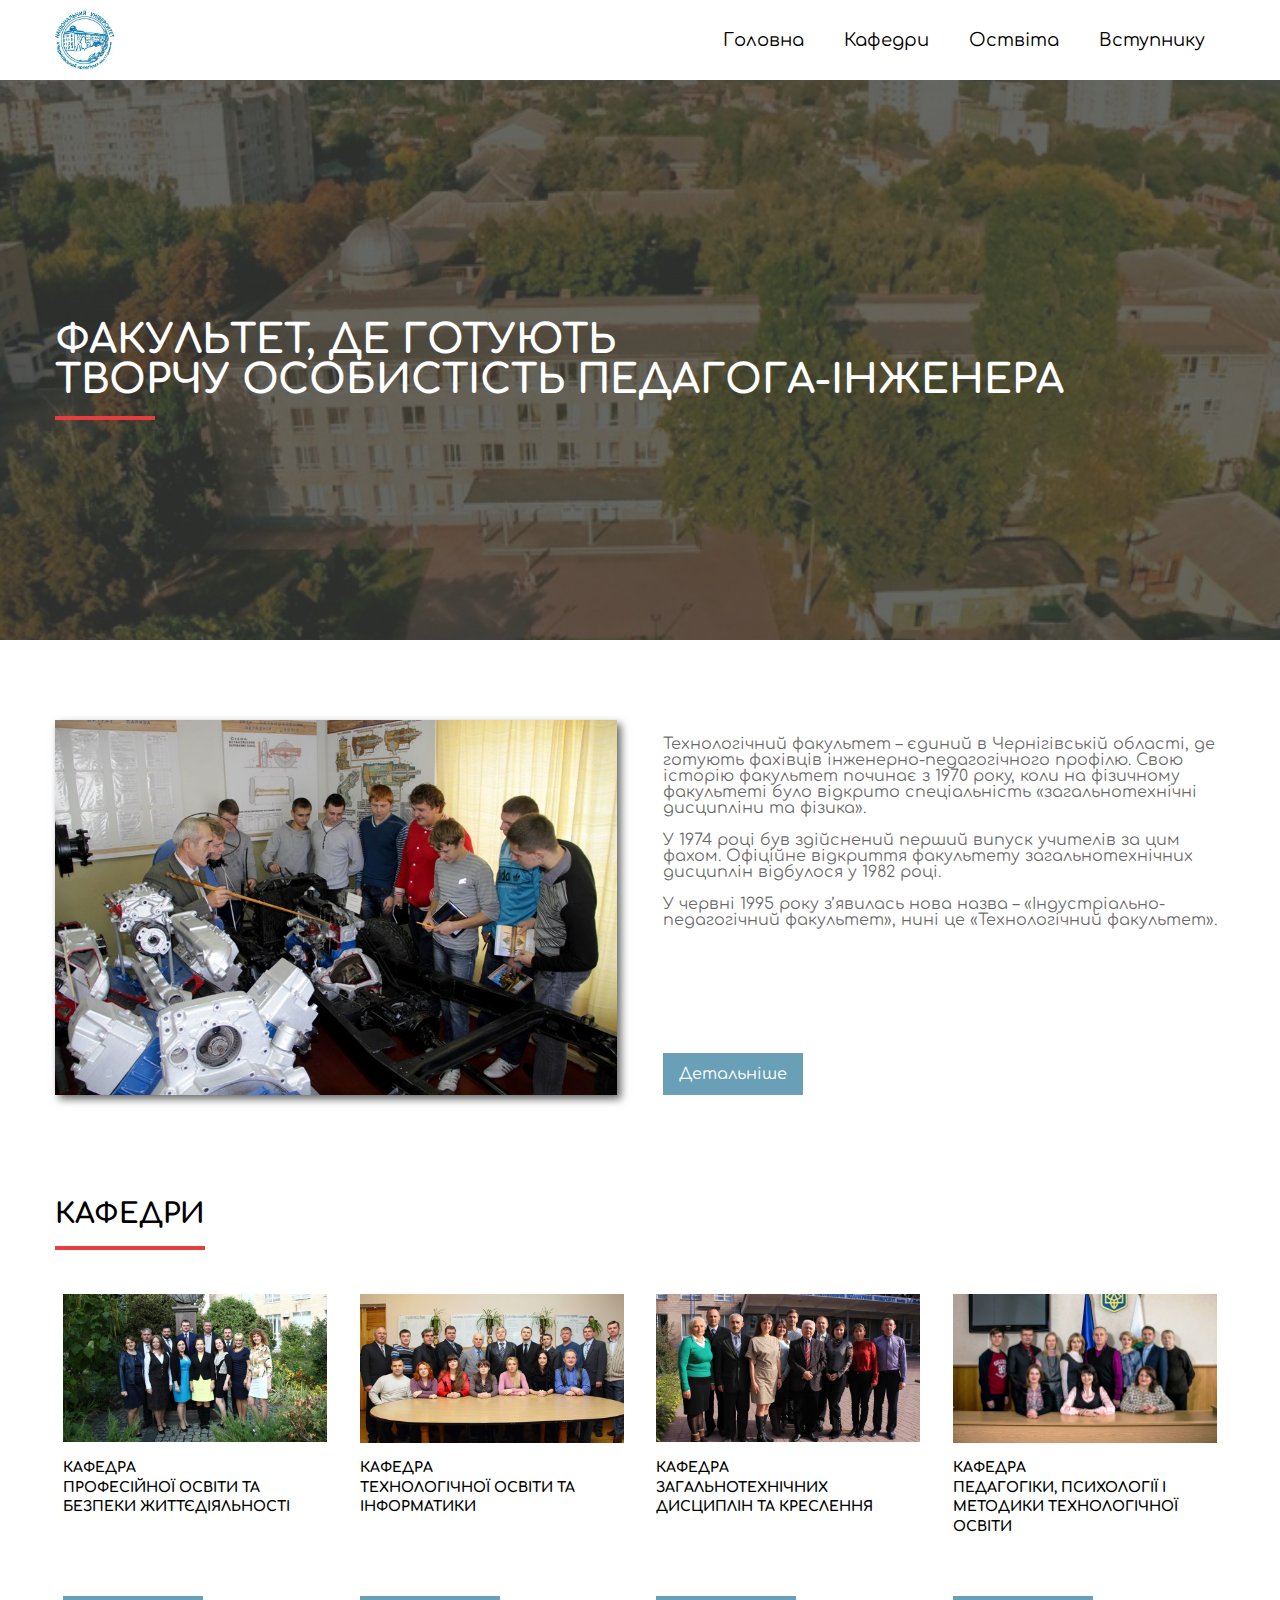
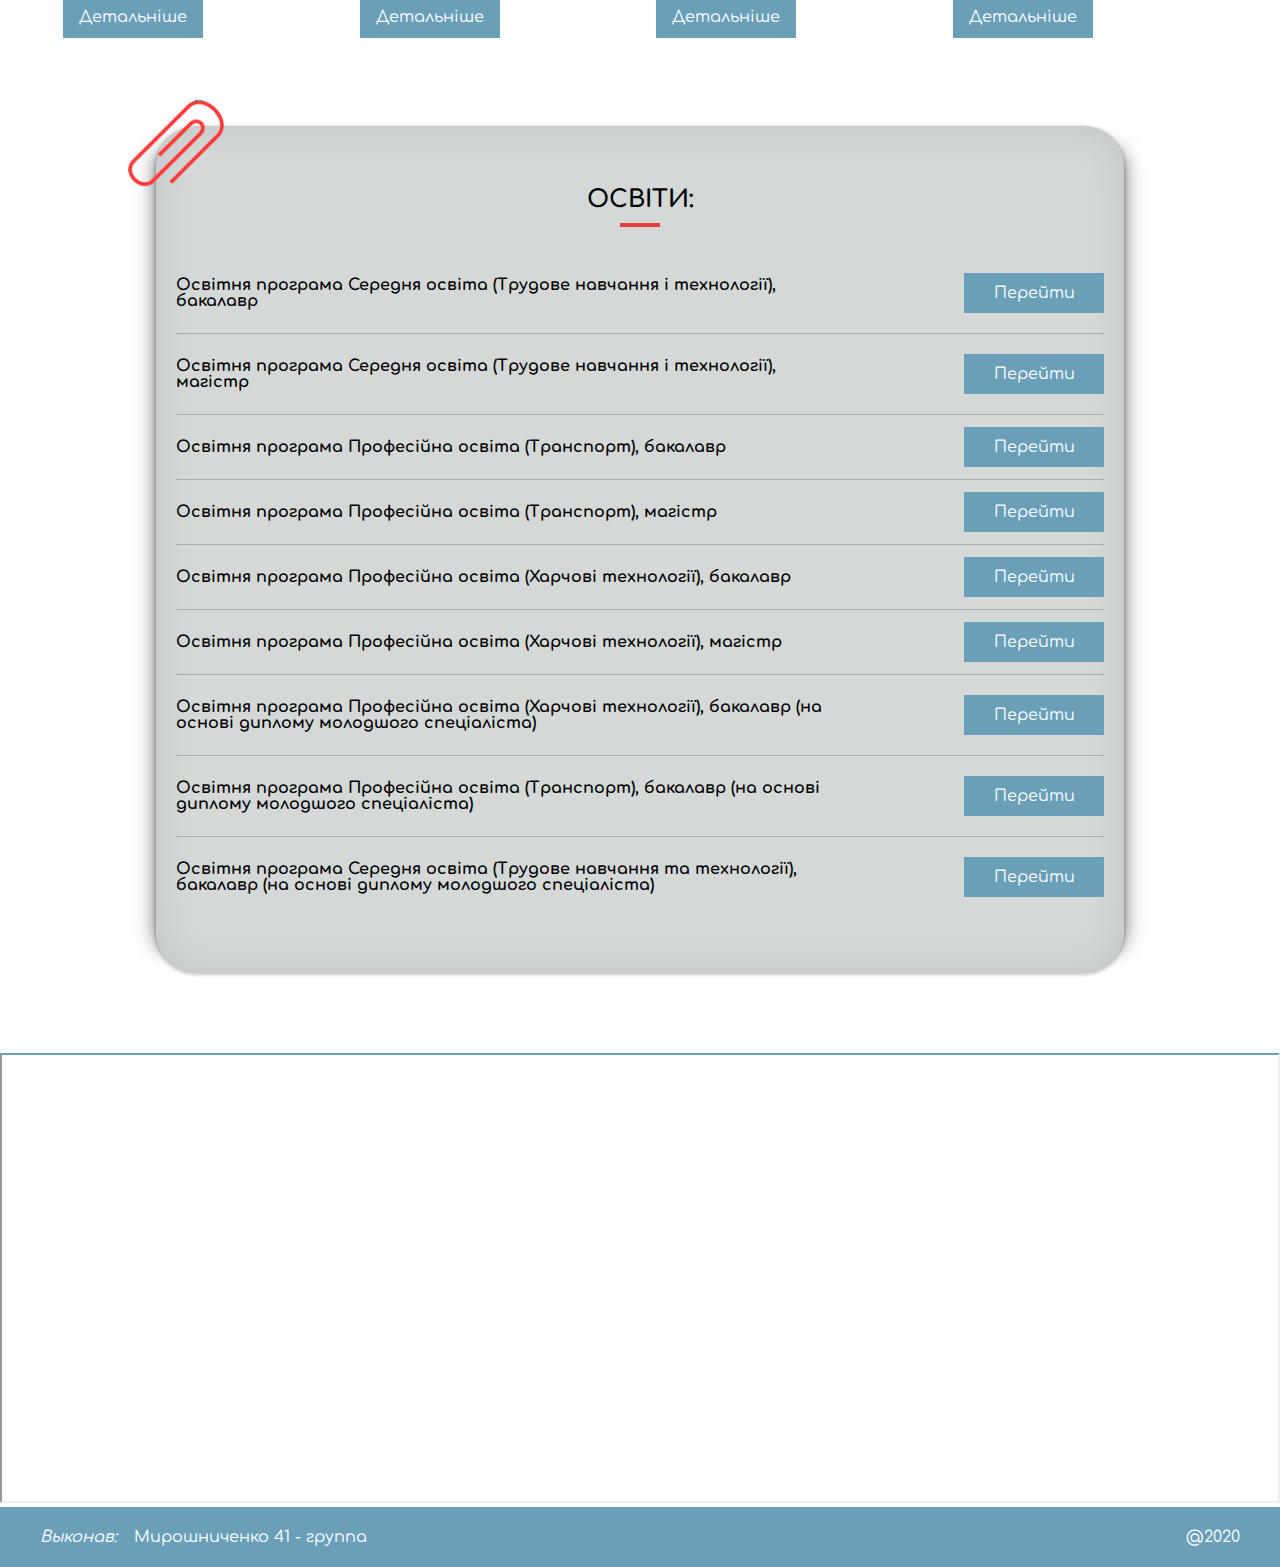
<file: index.html>
<!DOCTYPE html>
<html lang="en">
<head>
    <meta charset="UTF-8">
    <meta name="viewport" content="width=device-width, initial-scale=1.0">
    <meta http-equiv="X-UA-Compatible" content="ie=edge">
    <title>Технологічний Факультет</title>
    <link href="https://fonts.googleapis.com/css?family=Comfortaa:300,400,500,600,700&display=swap" rel="stylesheet">
    <link rel="stylesheet" href="css/style.css">
    <link rel="stylesheet" href="css/media.css">
</head>
<body class="max-body">
    <section class="headerWrapper">
        <header class="header container">
            <a href="index.html" class="logo"></a>
            <nav class="navigation">
                <a href="index.html">Головна</a>
                <a href="index.html#chair">Кафедри</a>
                <a href="index.html#education">Оствіта</a>
                <a href="deskriptions.html">Вступнику</a>
                <button class="mobil-close">CLOSE</button>
            </nav>
            <div class="menu-icon">
                <span class="menu-icon__item"></span>
            </div>
        </header>
    </section>
    <section class="mainWrapper">
        <div class="main container">
            <h1 class="main-title">Факультет, де готують<br> творчу особистість педагога-інженера</h1>
        </div>
    </section>
    <section class="descriptions container">
        <div class="descriptions-img"><img src="img/descriptions.jpg"></div>
        <div class="descriptions-block">
            <p class="descriptions-block__item">Технологічний факультет – єдиний в Чернігівській області, 
                де готують фахівців інженерно-педагогічного профілю. Свою історію факультет починає з 1970 року, 
                коли на фізичному факультеті було відкрито спеціальність «загальнотехнічні дисципліни та фізика».</p>
            <p class="descriptions-block__item">У 1974 році був здійснений перший випуск учителів за цим фахом. Офіційне відкриття факультету загальнотехнічних дисциплін відбулося у 1982 році.</p>
            <p class="descriptions-block__item">У червні 1995 року з’явилась нова назва – «Індустріально-педагогічний факультет», нині це «Технологічний факультет».</p>
            <a href="deskriptions.html" target="_blank" class="descriptions-block__btn">Детальніше</a>
        </div>
    </section>
    <section class="chair container" id="chair">
        <h2 class="section-title">КАФЕДРИ</h2>
        <ul class="chair-list">
            <li>
                <img src="img/Chair/1.jpg" class="chair-list__img">
                <h2 class="chair-list__title">КАФЕДРА <br>ПРОФЕСІЙНОЇ ОСВІТИ ТА БЕЗПЕКИ ЖИТТЄДІЯЛЬНОСТІ</h2>
                <a href="#" class="chair-list__btn">Детальніше</a>
            </li>
            <li>
                <img src="img/Chair/2.jpg" class="chair-list__img">
                <h2 class="chair-list__title">КАФЕДРА <br>ТЕХНОЛОГІЧНОЇ ОСВІТИ ТА ІНФОРМАТИКИ</h2>
                <a href="#" class="chair-list__btn">Детальніше</a>
            </li>
            <li>
                <img src="img/Chair/3.jpg" class="chair-list__img">
                <h2 class="chair-list__title">КАФЕДРА <br>ЗАГАЛЬНОТЕХНІЧНИХ ДИСЦИПЛІН ТА КРЕСЛЕННЯ</h2>
                <a href="#" class="chair-list__btn">Детальніше</a>
            </li>
            <li>
                <img src="img/Chair/4.jpg" class="chair-list__img">
                <h2 class="chair-list__title">КАФЕДРА <br>ПЕДАГОГІКИ, ПСИХОЛОГІЇ І МЕТОДИКИ ТЕХНОЛОГІЧНОЇ ОСВІТИ</h2>
                <a href="#" class="chair-list__btn">Детальніше</a>
            </li>
        </ul>
    </section>
    <section class="education container" id="education">
        <h2 class="education-title">ОСВІТИ:</h2>
        <ul class="education-list">
            <li>
                <h3 class="education-list__title">Освітня програма Середня освіта (Трудове навчання і технології), бакалавр</h3>
                <a href="https://drive.google.com/file/d/168rR2miGyoOJ2r27tMiv-_hLu30HqlXl/view?usp=drive_open" class="education-list__btn" target="_blank">Перейти</a>
            </li>
            <li>
                <h3 class="education-list__title">Освітня програма Середня освіта (Трудове навчання і технології), магістр</h3>
                <a href="https://drive.google.com/file/d/1E8mQ6Bv8VUwK8pliP1KXJTCCUuoDx7b-/view" class="education-list__btn" target="_blank">Перейти</a>
            </li>
            <li>
                <h3 class="education-list__title">Освітня програма Професійна освіта (Транспорт), бакалавр</h3>
                <a href="https://drive.google.com/file/d/1z-0lKnydnwCF5qHLIwsi5ql3R24mLRNo/view" class="education-list__btn" target="_blank">Перейти</a>
            </li>
            <li>
                <h3 class="education-list__title">Освітня програма Професійна освіта (Транспорт), магістр</h3>
                <a href="https://drive.google.com/file/d/1vx5hR2EvEOw1RmQWaB4IMfcSmgaqTeO8/view" class="education-list__btn" target="_blank">Перейти</a>
            </li>
            <li>
                <h3 class="education-list__title">Освітня програма Професійна освіта (Харчові технології), бакалавр</h3>
                <a href="https://drive.google.com/file/d/13hcgo4fWpe1UbpvoYiGIqDrGOaCqjyQ7/view" class="education-list__btn" target="_blank">Перейти</a>
            </li>
            <li>
                <h3 class="education-list__title">Освітня програма Професійна освіта (Харчові технології), магістр</h3>
                <a href="https://drive.google.com/file/d/1WVE4na-laT1tZOGxCQ3YR14fhxy1ksKA/view" class="education-list__btn" target="_blank">Перейти</a>
            </li>
            <li>
                <h3 class="education-list__title">Освітня програма Професійна освіта (Харчові технології), бакалавр (на основі диплому молодшого спеціаліста) </h3>
                <a href="https://drive.google.com/file/d/1DB9ezjuhCpVSdqKJIh0hmGOXyiAZsMNa/view" class="education-list__btn" target="_blank">Перейти</a>
            </li>
            <li>
                <h3 class="education-list__title">Освітня програма Професійна освіта (Транспорт), бакалавр (на основі диплому молодшого спеціаліста) </h3>
                <a href="https://drive.google.com/file/d/1XDquK_JQPW1co8e1pHdPATtWGgE5mSr6/view" class="education-list__btn" target="_blank">Перейти</a>
            </li>
            <li>
                <h3 class="education-list__title">Освітня програма Середня освіта (Трудове навчання та технології), бакалавр (на основі диплому молодшого спеціаліста)</h3>
                <a href="https://drive.google.com/file/d/1D9OyEn6yjYtLzmpSWYHWewLSNCMPWlHf/view" class="education-list__btn" target="_blank">Перейти</a>
            </li>

        </ul>
        <div class="marker"></div>
    </section>
    <iframe id="maps" src="https://www.google.com/maps/embed?pb=!1m18!1m12!1m3!1d2483.7122393032305!2d31.31368005572024!3d51.50014794548364!2m3!1f0!2f0!3f0!3m2!1i1024!2i768!4f13.1!3m3!1m2!1s0x46d548f628e6418d%3A0xb5ba00a31a797118!2z0LLRg9C70LjRhtGPINCT0LXRgtGM0LzQsNC90LAg0J_QvtC70YPQsdC-0YLQutCwLCA1Mywg0KfQtdGA0L3RltCz0ZbQsiwg0KfQtdGA0L3RltCz0ZbQstGB0YzQutCwINC-0LHQu9Cw0YHRgtGMLCAxNDAxMw!5e0!3m2!1suk!2sua!4v1578046344591!5m2!1suk!2sua"
    height="450" allowfullscreen=""></iframe>
    <footer class="footer">
        <p class="footer-item"><span>Выконав: </span>Мирошниченко 41 - группа</p>
        <p class="footer-item">@2020</p>
    </footer>
    <script src="js/menu.js"></script>
</body>
</html>
</file>
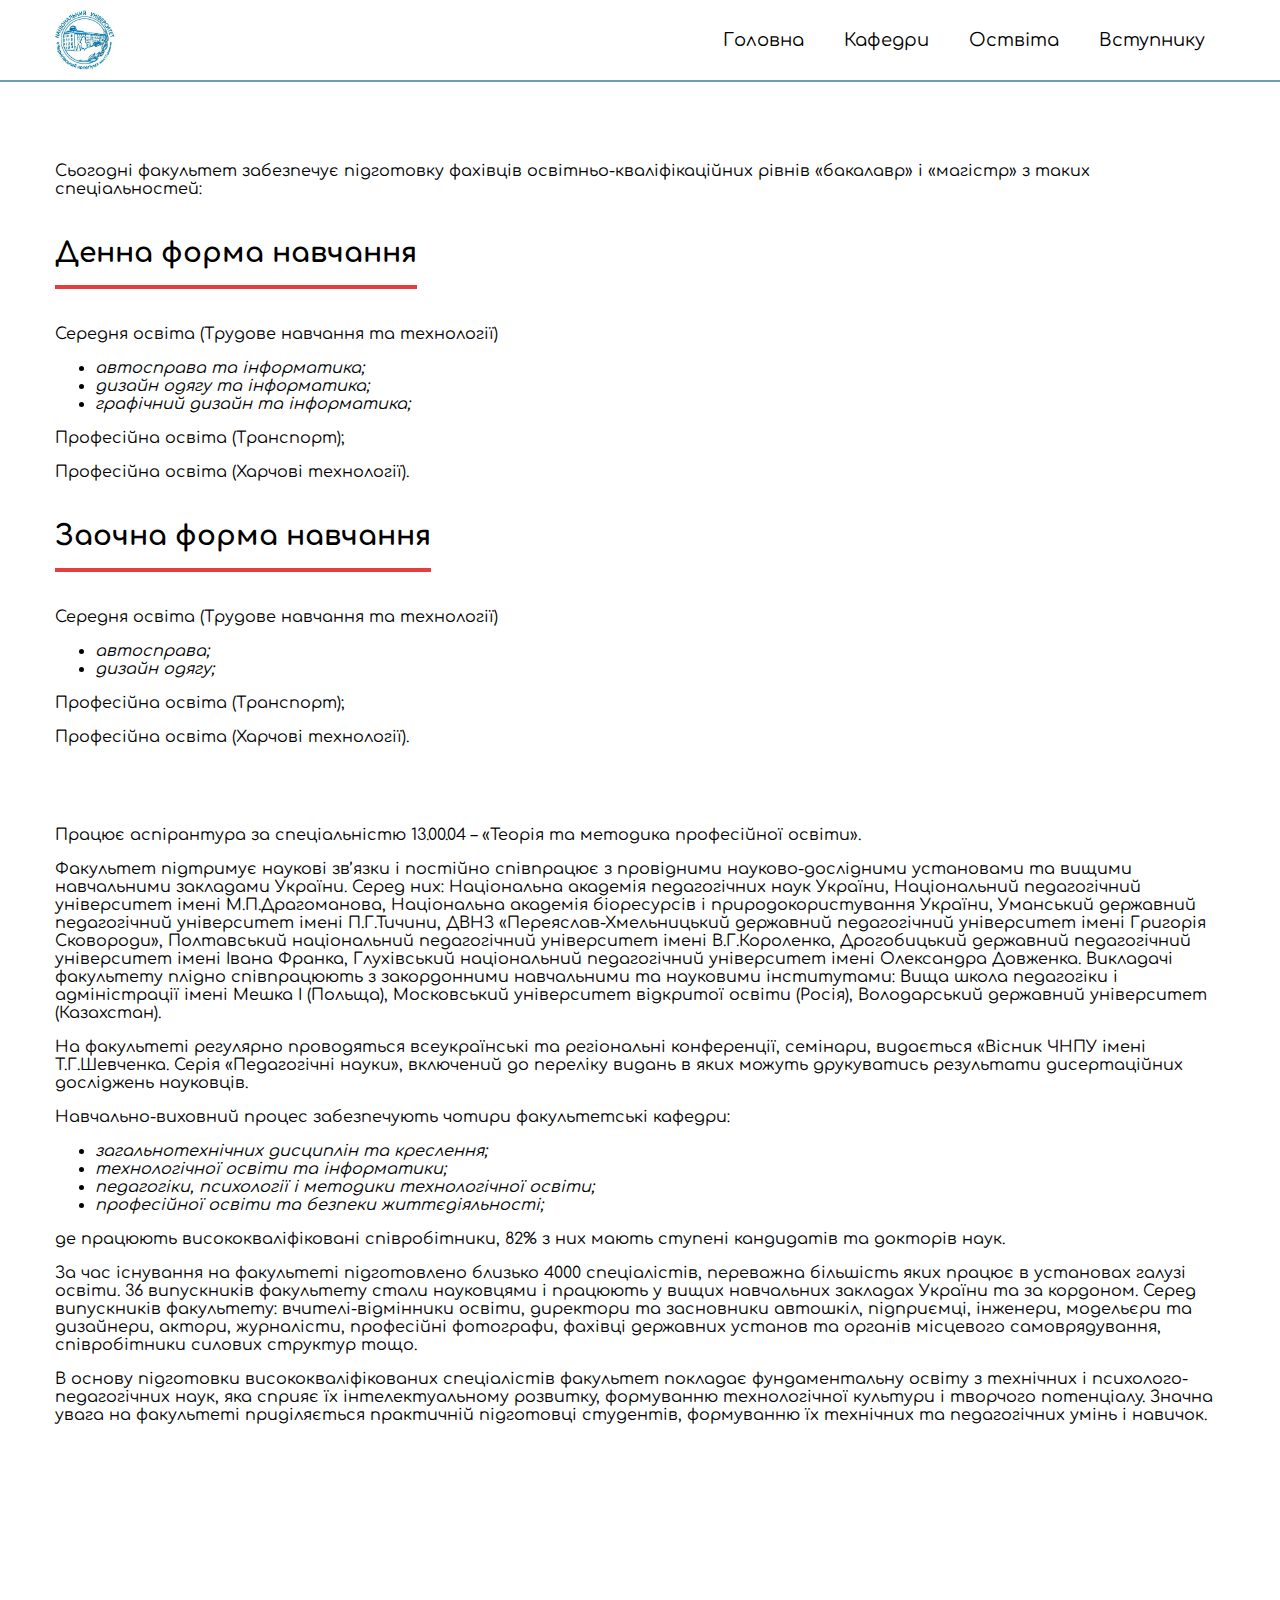
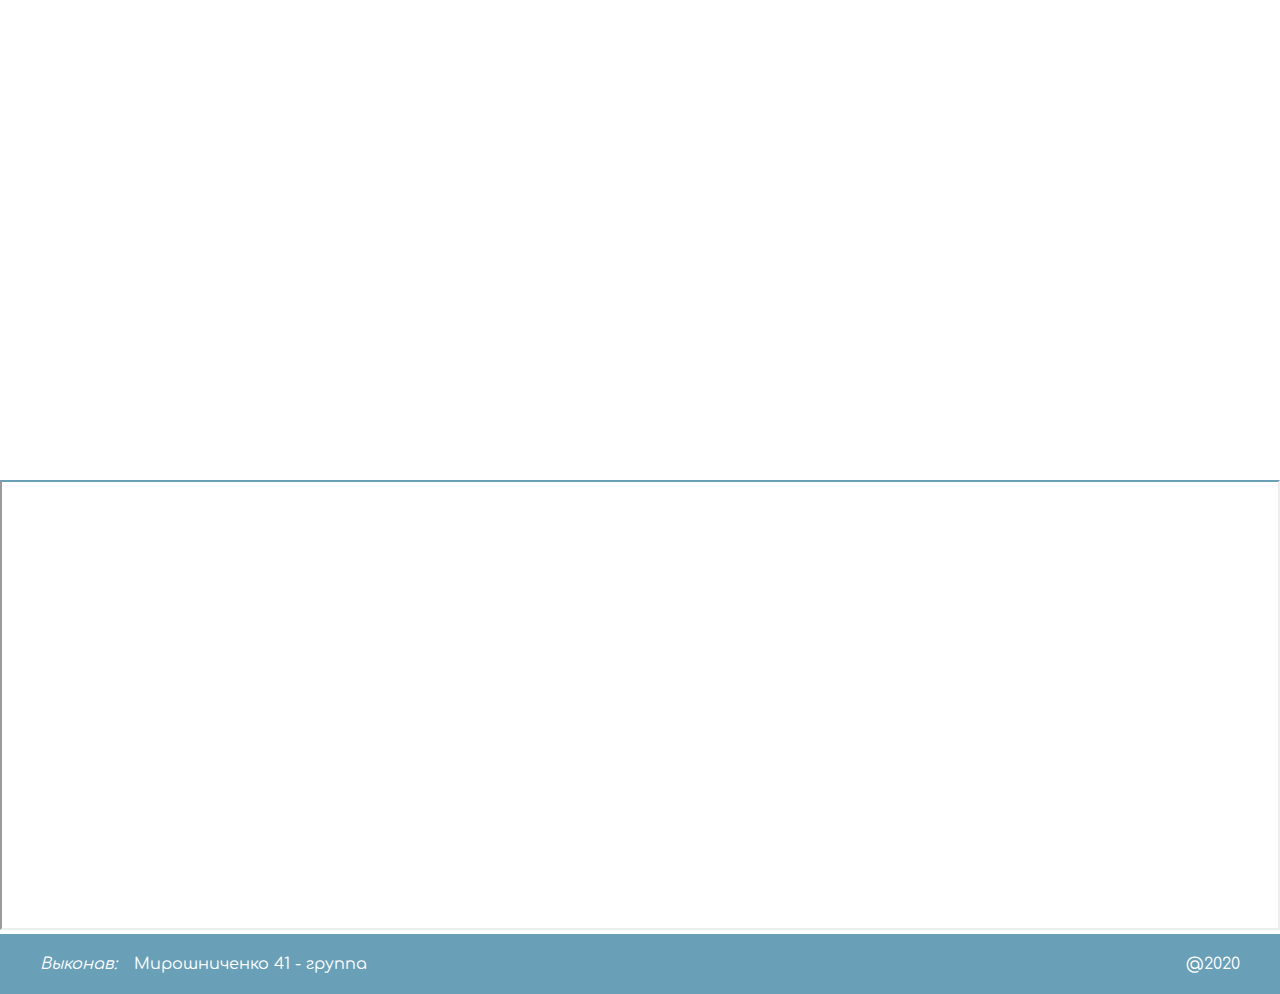
<file: deskriptions.html>
<!DOCTYPE html>
<html lang="en">
<head>
    <meta charset="UTF-8">
    <meta name="viewport" content="width=device-width, initial-scale=1.0">
    <meta http-equiv="X-UA-Compatible" content="ie=edge">
    <title>Технологічний Факультет</title>
    <link href="https://fonts.googleapis.com/css?family=Comfortaa:300,400,500,600,700&display=swap" rel="stylesheet">
    <link rel="stylesheet" href="css/style.css">
    <link rel="stylesheet" href="css/media.css">
    <link rel="stylesheet" href="css/page.css">
</head>
<body class="max-body">
    <section class="headerWrapper page-header">
        <header class="header container">
            <a href="index.html" class="logo"></a>
            <nav class="navigation">
                <a href="index.html">Головна</a>
                <a href="index.html#chair">Кафедри</a>
                <a href="index.html#education">Оствіта</a>
                <a href="deskriptions.html">Вступнику</a>
                <button class="mobil-close">CLOSE</button>
            </nav>
            <div class="menu-icon">
                <span class="menu-icon__item"></span>
            </div>
        </header>
    </section>
    <section class="page-content container">
        <p class="page-content__title">Сьогодні факультет забезпечує
             підготовку фахівців освітньо-кваліфікаційних рівнів «бакалавр»
            і «магістр» з таких спеціальностей:</p>
            <h2 class="section-title">Денна форма навчання</h2>
            <p class="page-content__title">Середня освіта (Трудове навчання та технології)</p>
            <ul>
                <li><i>автосправа та інформатика;</i></li>
                <li><i>дизайн одягу та інформатика;</i></li>
                <li><i>графічний дизайн та інформатика;</i></li>
            </ul>
            <p class="page-content__title">Професійна освіта (Транспорт);</p>
            <p class="page-content__title">Професійна освіта (Харчові технології).</p>
            <h2 class="section-title">Заочна форма навчання</h2>
            <p class="page-content__title">Середня освіта (Трудове навчання та технології)</p>
            <ul>
                <li><i>автосправа;</i></li>
                <li><i>дизайн одягу;</i></li>
            </ul>
            <p class="page-content__title">Професійна освіта (Транспорт);</p>
            <p class="page-content__title">Професійна освіта (Харчові технології).</p>
        </section>
        <section class="page-content container">
            <p class="page-content__title">Працює аспірантура за спеціальністю 13.00.04 – «Теорія та методика професійної освіти».</p>
            <p class="page-content__title">Факультет підтримує наукові 
                зв’язки і постійно співпрацює з провідними науково-дослідними установами та 
                вищими навчальними закладами України. Серед них: Національна академія 
                педагогічних наук України, Національний педагогічний університет імені М.П.Драгоманова, 
                Національна академія біоресурсів і природокористування України, Уманський державний 
                педагогічний університет імені П.Г.Тичини, ДВНЗ «Переяслав-Хмельницький державний 
                педагогічний університет імені Григорія Сковороди», Полтавський національний 
                педагогічний університет імені В.Г.Короленка, Дрогобицький державний педагогічний університет 
                імені Івана Франка, Глухівський національний педагогічний університет імені Олександра 
                Довженка. Викладачі факультету плідно співпрацюють з закордонними навчальними та 
                науковими інститутами: Вища школа педагогіки і адміністрації імені Мешка І (Польща), 
                Московський університет відкритої освіти (Росія), Володарський 
                державний університет (Казахстан).</p>
            <p class="page-content__title">На факультеті регулярно проводяться всеукраїнські та регіональні конференції, семінари, 
                видається «Вісник ЧНПУ імені Т.Г.Шевченка. Серія «Педагогічні науки», 
                включений до переліку видань в яких можуть друкуватись результати дисертаційних 
                досліджень науковців.</p>
                <p class="page-content__title">Навчально-виховний процес забезпечують чотири факультетські кафедри:</p>
                <ul>
                    <li><i>загальнотехнічних дисциплін та креслення;</i></li>
                    <li><i>технологічної освіти та інформатики;</i></li>
                    <li><i>педагогіки, психології і методики технологічної освіти;</i></li>
                    <li><i>професійної освіти та безпеки життєдіяльності;</i></li>
                </ul>
            <p class="page-content__title">де працюють висококваліфіковані співробітники, 82% з них мають ступені кандидатів та докторів наук.</p>
            <p class="page-content__title">За час існування на факультеті підготовлено близько 4000 спеціалістів, переважна більшість яких працює в установах галузі освіти. 36 випускників факультету стали науковцями і 
                працюють у вищих навчальних закладах України та за кордоном. 
                Серед випускників факультету: вчителі-відмінники освіти, директори та 
                засновники автошкіл, підприємці, інженери, модельєри та дизайнери, актори, 
                журналісти, професійні фотографи, фахівці державних установ та органів місцевого 
                самоврядування, співробітники силових структур тощо.</p>
            <p class="page-content__title">В основу підготовки висококваліфікованих спеціалістів факультет покладає фундаментальну освіту з технічних і психолого-педагогічних наук, яка сприяє їх інтелектуальному розвитку, формуванню технологічної культури і творчого потенціалу. Значна увага на факультеті приділяється практичній підготовці студентів, формуванню їх технічних та педагогічних умінь і навичок.</p>
            <iframe id="video" src="https://www.youtube.com/embed/pPDRQrt-JIk" frameborder="0" allow="accelerometer; autoplay; encrypted-media; gyroscope; picture-in-picture" allowfullscreen></iframe>
        </section>
    <iframe id="maps" src="https://www.google.com/maps/embed?pb=!1m18!1m12!1m3!1d2483.7122393032305!2d31.31368005572024!3d51.50014794548364!2m3!1f0!2f0!3f0!3m2!1i1024!2i768!4f13.1!3m3!1m2!1s0x46d548f628e6418d%3A0xb5ba00a31a797118!2z0LLRg9C70LjRhtGPINCT0LXRgtGM0LzQsNC90LAg0J_QvtC70YPQsdC-0YLQutCwLCA1Mywg0KfQtdGA0L3RltCz0ZbQsiwg0KfQtdGA0L3RltCz0ZbQstGB0YzQutCwINC-0LHQu9Cw0YHRgtGMLCAxNDAxMw!5e0!3m2!1suk!2sua!4v1578046344591!5m2!1suk!2sua"
    height="450" allowfullscreen=""></iframe>
    <footer class="footer">
        <p class="footer-item"><span>Выконав: </span>Мирошниченко 41 - группа</p>
        <p class="footer-item">@2020</p>
    </footer>
    <script src="js/menu.js"></script>
</body>
</html>
</file>
<file: css/style.css>
* {
    box-sizing: border-box;
}

body {
    margin: 0;
    padding: 0;
    font-family: 'Comfortaa', cursive;
}
.container {
    width: 1170px;
    margin: 0 auto;
}
.headerWrapper {
    width: 100%;
    background-color: rgb(255, 255, 255);
}
.header {
    display: flex;
    justify-content: space-between;
    align-items: center;
}
.logo {
    display: block;
    min-width: 60px;
    min-height: 60px;
    background-image: url(../img/logo.jpg);
    background-position: center;
    background-repeat: no-repeat;
    background-size: contain;
    text-decoration: none;
}
.navigation {
    display: flex;
}
.navigation a {
    text-decoration: none;
    color: #000;
    font-size: 18px;
    font-weight: 400;
    padding: 30px 20px;
    transition: all 0.4s;
}
.navigation a:hover {
    background-color: #699fb7;
    color: #ffffff;
}
.mobil-close {
    display: none;
}
.menu-icon {
    display: none;
}
.mainWrapper {
    width: 100%;
    height: 560px;
    background-image: url(../img/main.jpg);
    background-position: center;
    background-repeat: no-repeat;
    background-attachment: fixed;
    background-size: cover;
    margin-bottom: 80px;
}
.main {
    height: 100%;
    display: flex;
    align-items: center;
}
.main-title {
    position: relative;
    font-size: 40px;
    text-transform: uppercase;
    color: #ffffff;
    font-weight: 900;
    line-height: 1;
}
.main-title::before {
    position: absolute;
    bottom: -20px;
    left: 0;
    content: "";
    width: 100px;
    height: 4px;
    background-color: rgb(231, 61, 61);
}
.descriptions {
    display: flex;
    justify-content: space-between;
    margin-bottom: 80px;
}
.descriptions-img {
    width: 48%;
}
.descriptions-img img {
    display: block;
    width: 100%;
    box-shadow: 4px 4px 8px rgba(0,0,0,0.6);
}
.descriptions-block {
    position: relative;
    width: 48%;
}
.descriptions-block__item {
    font-size: 16px;
    line-height: 1;
    margin-bottom: 8px;
    color: rgba(0,0,0,0.6);
}
.chair-list__btn,
.descriptions-block__btn {
    position: absolute;
    bottom: 0;
    left: 0;
    text-decoration: none;
    color: #ffffff;
    width: 140px;
    text-align: center;
    padding: 12px 0;
    background-color: #699fb7;
    transition: all 0.4s;
}
.chair-list__btn:hover,
.descriptions-block__btn:hover {
    background-color: rgb(231, 61, 61);
}
.chair {
    position: relative;
    margin-bottom: 80px;
}
.section-title {
    display: inline-block;
    font-size: 28px;
    color: #000;
    font-weight: 700;
    position: relative;
    margin-bottom: 40px;
}
.section-title::before {
    position: absolute;
    bottom: -20px;
    left: 0;
    content: "";
    width: 100%;
    height: 4px;
    background-color: rgb(231, 61, 61);
}
.chair-list {
    display: flex;
    justify-content: space-between;
    padding: 0;
    list-style-type: none;
}
.chair-list li {
    width: 280px;
    height: 360px;
    padding: 8px;
    position: relative;
    transition: all 0.3s;
}
.chair-list li:hover {
    transform: scale(1.06);
    border-radius: 4px;
    box-shadow: 0 1px 4px rgba(0, 0, 0, .3),
        -23px 0 20px -23px rgba(0, 0, 0, .6),
        23px 0 20px -23px rgba(0, 0, 0, .6),
        inset 0 0 40px rgba(0, 0, 0, .1);
}
.chair-list__img {
    width: 100%;
}
.chair-list__title {
    font-size: 14px;
    line-height: 1.4;
}
.chair-list__btn {
    left: 8px;
    bottom: 8px;
}
.education {
    position: relative;
    width: 968px;
    padding: 40px 20px;
    border-radius: 40px;
    margin-bottom: 80px;
    background-color: #d4d9d8;
    box-shadow: 0 1px 4px rgba(0, 0, 0, .3),
        -23px 0 20px -23px rgba(0, 0, 0, .6),
        23px 0 20px -23px rgba(0, 0, 0, .6),
        inset 0 0 40px rgba(0, 0, 0, .1);
}
.education-title {
    margin-bottom: 40px;
    text-align: center;
    font-size: center;
    position: relative;
}
.education-title::before {
    position: absolute;
    bottom: -14px;
    left: 50%;
    transform: translateX(-50%);
    content: "";
    width: 40px;
    height: 4px;
    background-color: rgb(231, 61, 61);
}
.education-list {
    width: 100%;
    padding: 0;
}
.education-list li {
    padding: 8px 0;
    position: relative;
    display: flex;
    justify-content: space-between;
    align-items: center;
    border-bottom: 1px solid rgba(0, 0, 0, 0.2);
}
.education-list li:last-child {
    border-bottom: none;
}
.education-list__title {
    width: 70%;
    font-size: 16px;
    line-height: 1;
}
.education-list__btn {
    display: flex;
    justify-content: center;
    align-items: center;
    text-decoration: none;
    color: #ffffff;
    width: 140px;
    height: 40px;
    background-color: #699fb7;
    transition: all 0.4s;
}
.education-list__btn:hover {
    background-color: rgb(231, 61, 61);
}
.marker {
    position: absolute;
    left: 0;
    top: 0;
    transform: translate(-30%,-30%);
    width: 100px;
    height: 86px;
    background-image: url(../img/Chair/marker.png);
    background-size: contain;
    background-position: center;
    background-repeat: no-repeat;
}
#maps {
    width: 100%;
    border-top: 2px solid #699fb7;
}
.footer {
    display: flex;
    justify-content: space-between;
    align-items: center;
    padding: 0 40px;
    width: 100%;
    height: 60px;
    color: #ffffff;
    background-color: #699fb7;
}
.footer span {
    font-style: italic;
    margin-right: 12px;
}
</file>
<file: css/media.css>
@media (min-width: 1440px) {
    .max-body {
        width: 1440px;
        margin: 0 auto;
    }
}
@media (max-width: 1169px) {
    .container {
        width: 320px;
    }
    .header {
        height: 70px;
    }
    .navigation {
        display: none;
        flex-direction: column;
        position: fixed;
        right: 0;
        top: 0;
        height: 100vh;
        width: 70%;
        padding: 40px 20px;
        background-color: #ffffff;
        box-shadow: 0 0 4px rgba(0, 0, 0, 0.4);
        z-index: 999;
    }
    .navigation a {
        padding: 12px 6px;
        border-bottom: 1px solid #699fb7;
    }
    .mobil-close {
        display: flex;
        justify-content: center;
        align-items: center;
        position: absolute;
        bottom: 10%;
        left: 50%;
        transform: translateX(-50%);
        width: 80px;
        height: 80px;
        border-radius: 50%;
        background-color: #699fb7;
        color: #ffffff;
        border: none;
        outline: none;
        font-size: 12px;
        box-shadow: 0 0 8px rgba(0, 0, 0, 0.8);
    }
    .mainWrapper {
        height: 100vh;
    }
    .menu-icon {
        display: block;
        position: fixed;
        right: 20px;
        top: 10px;
        width: 50px;
        height: 50px;
        background-color: #ffffff;
        box-shadow: 0 0 4px rgba(0, 0, 0, 0.4);
        border-radius: 10px;
        z-index: 998;
    }
    .menu-icon__item {
        position: absolute;
        top: 50%;
        left: 50%;
        transform: translate(-50%,-50%);
        width: 30px;
        height: 20px;
        background-image: url(../img/icon-menu.png);
        background-position: center;
        background-repeat: no-repeat;
        background-size: contain;
    }
    .main-title {
        font-size: 24px;
    }
    .descriptions {
        flex-direction: column;
    }
    .descriptions-img {
        width: 100%;
    }
    .descriptions-block {
        width: 100%;
        padding: 0 0 80px 0;
    }
    .descriptions-block__btn {
        left: 50%;
        transform: translateX(-50%);
    }
    .chair-list {
        align-items: center;
        flex-direction: column;
    }
    .chair-list li {
        padding: 0 0 60px 0;
        margin-bottom: 40px;
        height: auto;
    }
    .chair-list__btn {
        left: 0;
    }
    .chair-list li:hover {
        transform: scale(1);
        border-radius: 0px;
        box-shadow: none;
    }
    .education {
        position: relative;
        width: 90%;
        padding: 40px 10px;
        
    }
    .education-list__title {
        font-size: 12px;
    }
    .education-list__btn {
        margin-left: 16px;
    }
    .marker {
        width: 80px;
        height: 50px;
    }
    #maps {
        border: none;
        border-top: 2px solid #699fb7;

    }
    .footer-item {
        font-size: 12px;
    }
}
</file>
<file: css/page.css>
.page-header {
    border-bottom: 2px solid #699fb7;
    margin-bottom: 80px;
}
.page-content {
    margin-bottom: 80px;
}
#video {
    display: block;
    width: 100%;
    height: 560px;
}
@media (max-width: 1169px) {
    #video {
        height: 280px;
    }
}
</file>
